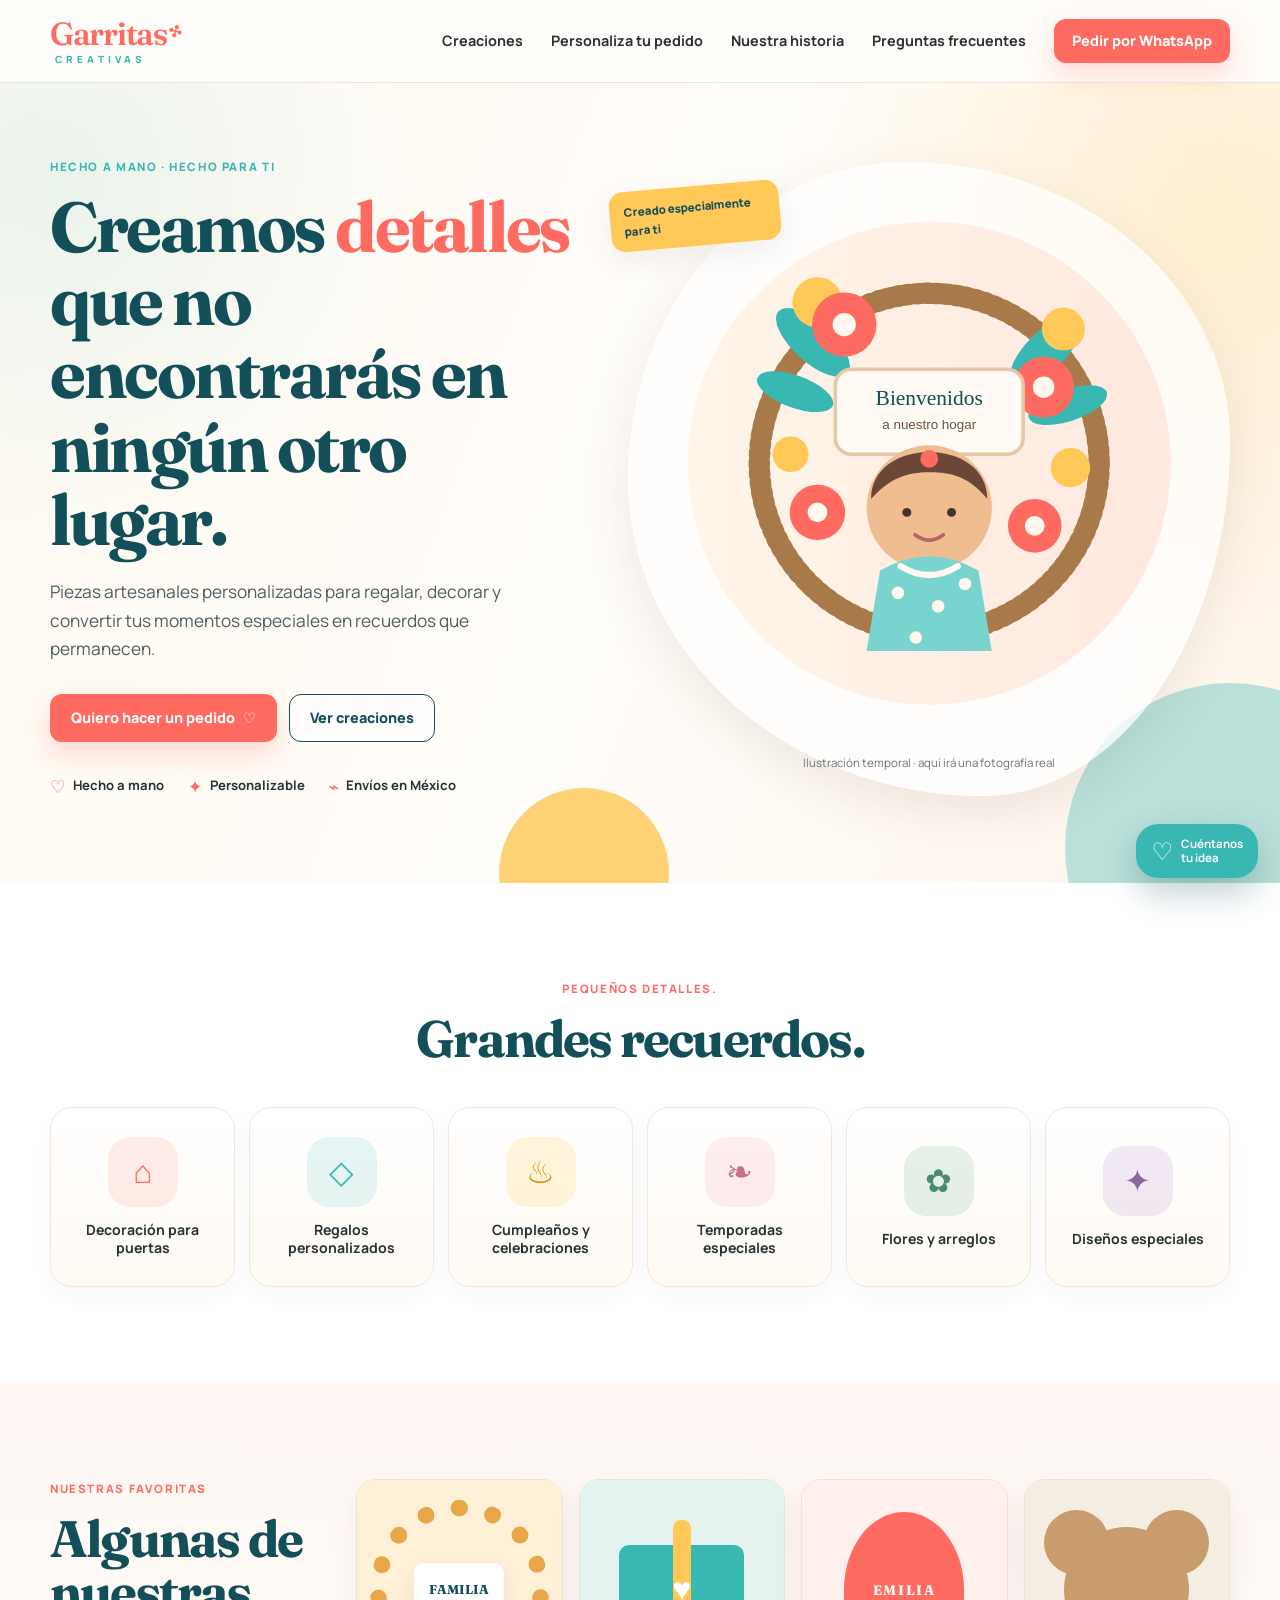
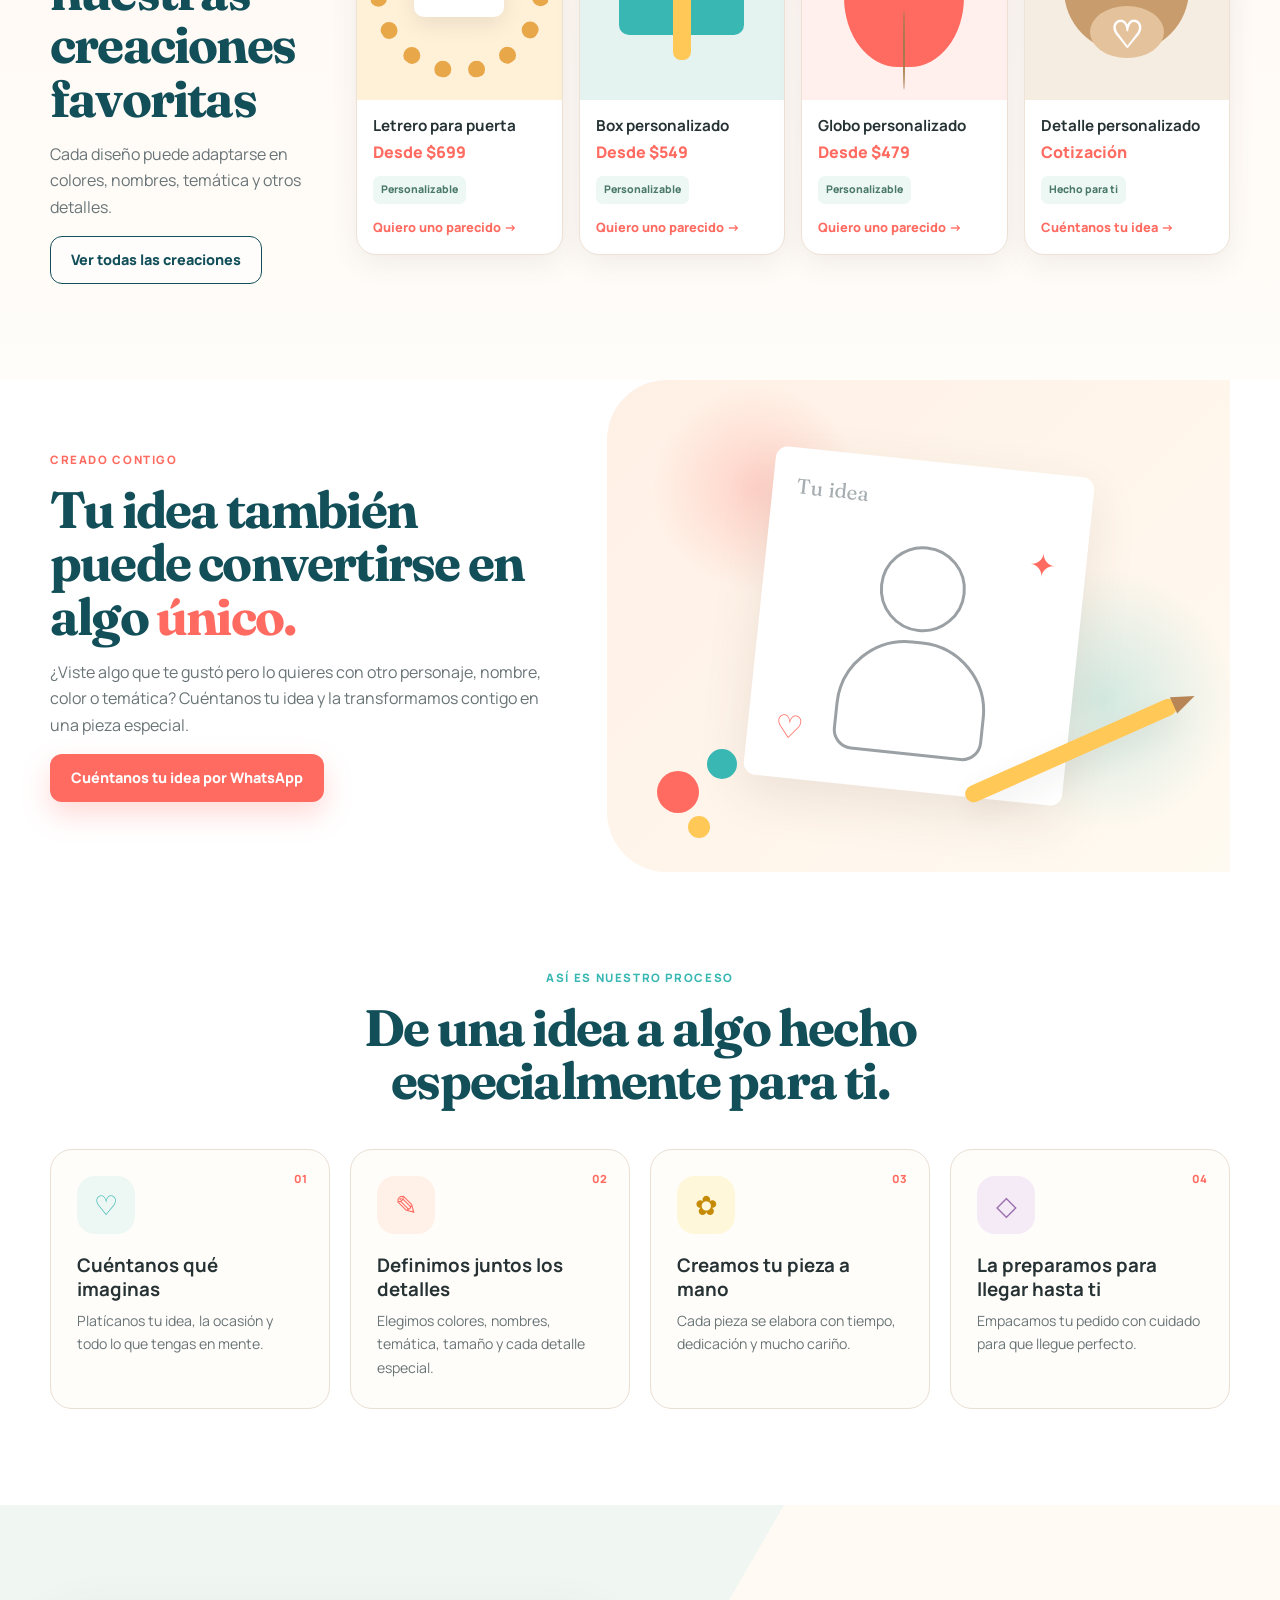
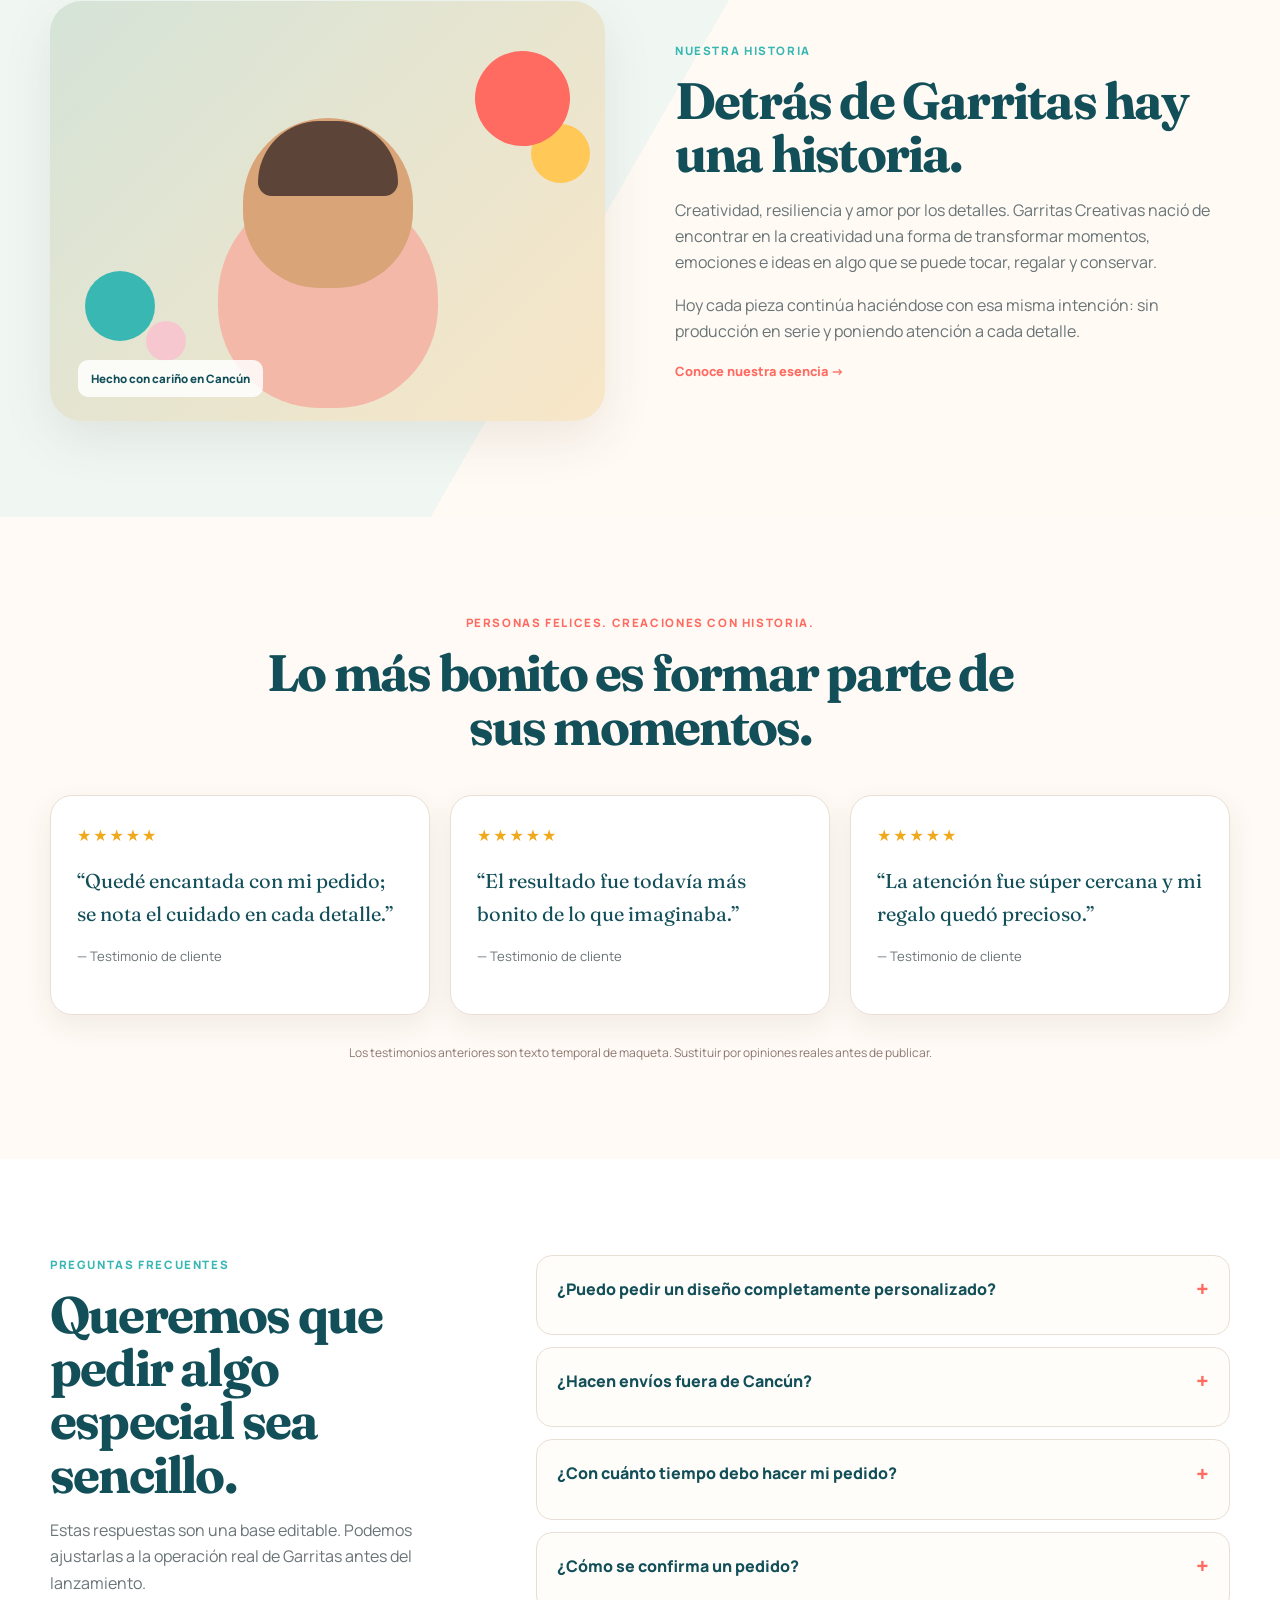
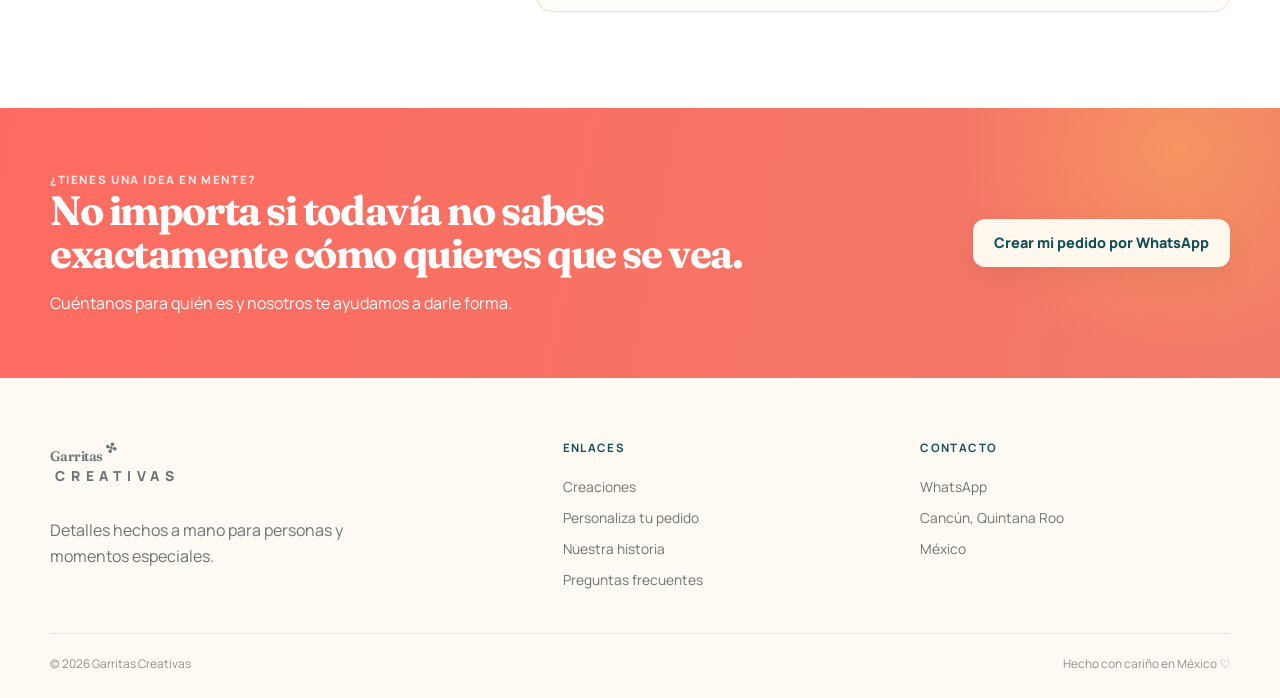
<file: index.html>
<!doctype html>
<html lang="es-MX">
<head>
  <meta charset="utf-8">
  <meta name="viewport" content="width=device-width, initial-scale=1">
  <title>Garritas Creativas | Detalles personalizados hechos a mano en Cancún</title>
  <meta name="description" content="Creaciones artesanales personalizadas hechas con cariño en Cancún. Regalos, decoración, temporadas y piezas únicas creadas especialmente para ti.">
  <meta name="theme-color" content="#ff6b61">
  <meta name="robots" content="index,follow">
  <link rel="canonical" href="https://garritascreativas.com.mx/">

  <meta property="og:type" content="website">
  <meta property="og:locale" content="es_MX">
  <meta property="og:title" content="Garritas Creativas | Hecho a mano. Hecho para ti.">
  <meta property="og:description" content="Detalles personalizados, alegres y únicos hechos con cariño en Cancún.">
  <meta property="og:url" content="https://garritascreativas.com.mx/">
  <meta property="og:site_name" content="Garritas Creativas">

  <link rel="preconnect" href="https://fonts.googleapis.com">
  <link rel="preconnect" href="https://fonts.gstatic.com" crossorigin>
  <link href="https://fonts.googleapis.com/css2?family=Fraunces:opsz,wght@9..144,500;9..144,600;9..144,700&family=Manrope:wght@400;500;600;700;800&display=swap" rel="stylesheet">
  <link rel="stylesheet" href="assets/css/styles.css">

  <link rel="icon" href='data:image/svg+xml,<svg xmlns="http://www.w3.org/2000/svg" viewBox="0 0 100 100"><text y=".9em" font-size="90">🌸</text></svg>'>

  <script type="application/ld+json">
  {
    "@context": "https://schema.org",
    "@type": "Organization",
    "name": "Garritas Creativas",
    "url": "https://garritascreativas.com.mx/",
    "description": "Creaciones artesanales personalizadas hechas a mano en Cancún, Quintana Roo.",
    "areaServed": ["Cancún", "Quintana Roo", "México"]
  }
  </script>
</head>

<body>
  <a class="skip-link" href="#contenido">Saltar al contenido</a>

  <header class="site-header" id="inicio">
    <div class="container nav-wrap">
      <a class="brand" href="#inicio" aria-label="Garritas Creativas, inicio">
        <span class="brand-main">Garritas<span class="paw">✣</span></span>
        <span class="brand-sub">CREATIVAS</span>
      </a>

      <button class="nav-toggle" type="button" aria-expanded="false" aria-controls="main-nav" aria-label="Abrir menú">
        <span></span><span></span><span></span>
      </button>

      <nav class="main-nav" id="main-nav" aria-label="Navegación principal">
        <a href="#creaciones">Creaciones</a>
        <a href="#personaliza">Personaliza tu pedido</a>
        <a href="#historia">Nuestra historia</a>
        <a href="#preguntas">Preguntas frecuentes</a>
        <a class="button button--small button--coral js-whatsapp" href="#" data-message="Hola, vi Garritas Creativas y me gustaría hacer un pedido.">Pedir por WhatsApp</a>
      </nav>
    </div>
  </header>

  <main id="contenido">
    <section class="hero">
      <div class="hero-shape hero-shape--one" aria-hidden="true"></div>
      <div class="hero-shape hero-shape--two" aria-hidden="true"></div>

      <div class="container hero-grid">
        <div class="hero-copy reveal">
          <p class="eyebrow">HECHO A MANO · HECHO PARA TI</p>
          <h1>Creamos <span>detalles</span> que no encontrarás en ningún otro lugar.</h1>
          <p class="hero-text">Piezas artesanales personalizadas para regalar, decorar y convertir tus momentos especiales en recuerdos que permanecen.</p>

          <div class="hero-actions">
            <a class="button button--coral js-whatsapp" href="#" data-message="Hola, quiero crear un pedido personalizado con Garritas Creativas.">Quiero hacer un pedido <span aria-hidden="true">♡</span></a>
            <a class="button button--outline" href="#creaciones">Ver creaciones</a>
          </div>

          <div class="trust-row" aria-label="Beneficios">
            <span><b>♡</b> Hecho a mano</span>
            <span><b>✦</b> Personalizable</span>
            <span><b>⌁</b> Envíos en México</span>
          </div>
        </div>

        <div class="hero-visual reveal" aria-label="Ilustración temporal de una creación personalizada">
          <div class="visual-card">
            <span class="visual-badge">Creado especialmente para ti</span>

            <svg class="wreath-art" viewBox="0 0 620 620" role="img" aria-labelledby="wreath-title wreath-desc">
              <title id="wreath-title">Corona floral artesanal personalizada</title>
              <desc id="wreath-desc">Ilustración decorativa temporal que será sustituida por una fotografía real de producto.</desc>
              <defs>
                <linearGradient id="bgWarm" x1="0" x2="1">
                  <stop offset="0" stop-color="#fff5e8"/>
                  <stop offset="1" stop-color="#ffe8df"/>
                </linearGradient>
              </defs>
              <circle cx="310" cy="310" r="270" fill="url(#bgWarm)"/>
              <circle cx="310" cy="310" r="190" fill="none" stroke="#a87a49" stroke-width="24" stroke-dasharray="4 7" stroke-linecap="round"/>
              <g fill="#39b7b3">
                <ellipse cx="180" cy="175" rx="22" ry="52" transform="rotate(-48 180 175)"/>
                <ellipse cx="160" cy="230" rx="18" ry="45" transform="rotate(-70 160 230)"/>
                <ellipse cx="440" cy="185" rx="22" ry="52" transform="rotate(45 440 185)"/>
                <ellipse cx="465" cy="245" rx="18" ry="46" transform="rotate(72 465 245)"/>
              </g>
              <g fill="#ffc857">
                <circle cx="185" cy="130" r="28"/><circle cx="460" cy="160" r="24"/>
                <circle cx="155" cy="300" r="20"/><circle cx="468" cy="315" r="22"/>
              </g>
              <g fill="#ff6b61">
                <circle cx="215" cy="155" r="36"/><circle cx="438" cy="225" r="34"/>
                <circle cx="185" cy="365" r="31"/><circle cx="428" cy="380" r="30"/>
              </g>
              <g fill="#fff8ef">
                <circle cx="215" cy="155" r="13"/><circle cx="438" cy="225" r="12"/>
                <circle cx="185" cy="365" r="11"/><circle cx="428" cy="380" r="11"/>
              </g>
              <rect x="205" y="205" width="210" height="95" rx="18" fill="#fffaf3" stroke="#e7c7a5" stroke-width="4"/>
              <text x="310" y="245" text-anchor="middle" font-family="Georgia,serif" font-size="24" fill="#124f59">Bienvenidos</text>
              <text x="310" y="272" text-anchor="middle" font-family="Arial,sans-serif" font-size="15" fill="#6d5140">a nuestro hogar</text>

              <circle cx="310" cy="360" r="70" fill="#f0bd91"/>
              <path d="M245 350 C245 280 375 280 375 350 C355 325 335 320 310 320 C285 320 265 327 245 350Z" fill="#6c4738"/>
              <circle cx="285" cy="365" r="5" fill="#43332d"/><circle cx="335" cy="365" r="5" fill="#43332d"/>
              <path d="M294 390 Q310 402 326 390" fill="none" stroke="#b66665" stroke-width="4" stroke-linecap="round"/>
              <path d="M255 430 Q310 398 365 430 L380 520 L240 520 Z" fill="#79d4cf"/>
              <g fill="#fff8ef"><circle cx="275" cy="455" r="7"/><circle cx="320" cy="470" r="7"/><circle cx="350" cy="445" r="7"/><circle cx="295" cy="505" r="7"/></g>
              <path d="M278 425 Q310 445 342 425" fill="none" stroke="#fff8ef" stroke-width="7" stroke-linecap="round"/>
              <circle cx="310" cy="305" r="10" fill="#ff6b61"/>
            </svg>

            <p class="visual-note">Ilustración temporal · aquí irá una fotografía real</p>
          </div>
        </div>
      </div>
    </section>

    <section class="section categories" aria-labelledby="categorias-title">
      <div class="container">
        <div class="section-heading section-heading--center reveal">
          <p class="eyebrow eyebrow--coral">PEQUEÑOS DETALLES.</p>
          <h2 id="categorias-title">Grandes recuerdos.</h2>
        </div>

        <div class="category-grid">
          <article class="category-card reveal">
            <div class="category-icon category-icon--coral">⌂</div>
            <h3>Decoración para puertas</h3>
          </article>
          <article class="category-card reveal">
            <div class="category-icon category-icon--mint">◇</div>
            <h3>Regalos personalizados</h3>
          </article>
          <article class="category-card reveal">
            <div class="category-icon category-icon--yellow">♨</div>
            <h3>Cumpleaños y celebraciones</h3>
          </article>
          <article class="category-card reveal">
            <div class="category-icon category-icon--pink">❧</div>
            <h3>Temporadas especiales</h3>
          </article>
          <article class="category-card reveal">
            <div class="category-icon category-icon--teal">✿</div>
            <h3>Flores y arreglos</h3>
          </article>
          <article class="category-card reveal">
            <div class="category-icon category-icon--lavender">✦</div>
            <h3>Diseños especiales</h3>
          </article>
        </div>
      </div>
    </section>

    <section class="section featured" id="creaciones" aria-labelledby="creaciones-title">
      <div class="container featured-layout">
        <div class="featured-intro reveal">
          <p class="eyebrow eyebrow--coral">NUESTRAS FAVORITAS</p>
          <h2 id="creaciones-title">Algunas de nuestras creaciones favoritas</h2>
          <p>Cada diseño puede adaptarse en colores, nombres, temática y otros detalles.</p>
          <a class="button button--outline" href="#personaliza">Ver todas las creaciones</a>
        </div>

        <div class="products">
          <article class="product-card reveal">
            <div class="product-art art-wreath"><span>FAMILIA</span></div>
            <div class="product-body">
              <h3>Letrero para puerta</h3>
              <p class="price">Desde $699</p>
              <span class="pill">Personalizable</span>
              <a href="#" class="text-link js-whatsapp" data-message="Hola, me interesa un letrero personalizado para puerta.">Quiero uno parecido →</a>
            </div>
          </article>

          <article class="product-card reveal">
            <div class="product-art art-box"><span>♥</span></div>
            <div class="product-body">
              <h3>Box personalizado</h3>
              <p class="price">Desde $549</p>
              <span class="pill">Personalizable</span>
              <a href="#" class="text-link js-whatsapp" data-message="Hola, me interesa un box personalizado.">Quiero uno parecido →</a>
            </div>
          </article>

          <article class="product-card reveal">
            <div class="product-art art-balloon"><span>EMILIA</span></div>
            <div class="product-body">
              <h3>Globo personalizado</h3>
              <p class="price">Desde $479</p>
              <span class="pill">Personalizable</span>
              <a href="#" class="text-link js-whatsapp" data-message="Hola, me interesa un globo personalizado.">Quiero uno parecido →</a>
            </div>
          </article>

          <article class="product-card reveal">
            <div class="product-art art-bear"><span>♡</span></div>
            <div class="product-body">
              <h3>Detalle personalizado</h3>
              <p class="price">Cotización</p>
              <span class="pill">Hecho para ti</span>
              <a href="#" class="text-link js-whatsapp" data-message="Hola, quiero cotizar una creación personalizada.">Cuéntanos tu idea →</a>
            </div>
          </article>
        </div>
      </div>
    </section>

    <section class="custom-section" id="personaliza" aria-labelledby="personaliza-title">
      <div class="container custom-grid">
        <div class="custom-copy reveal">
          <p class="eyebrow eyebrow--coral">CREADO CONTIGO</p>
          <h2 id="personaliza-title">Tu idea también puede convertirse en algo <span>único.</span></h2>
          <p>¿Viste algo que te gustó pero lo quieres con otro personaje, nombre, color o temática? Cuéntanos tu idea y la transformamos contigo en una pieza especial.</p>
          <a class="button button--coral js-whatsapp" href="#" data-message="Hola, tengo una idea para una pieza personalizada y me gustaría contarles.">Cuéntanos tu idea por WhatsApp</a>
        </div>

        <div class="idea-board reveal" aria-hidden="true">
          <div class="paper">
            <span class="paper-title">Tu idea</span>
            <div class="sketch sketch--head"></div>
            <div class="sketch sketch--body"></div>
            <span class="spark spark--one">✦</span>
            <span class="spark spark--two">♡</span>
          </div>
          <div class="pencil"></div>
          <span class="flower-dot flower-dot--a"></span>
          <span class="flower-dot flower-dot--b"></span>
          <span class="flower-dot flower-dot--c"></span>
        </div>
      </div>
    </section>

    <section class="section process" aria-labelledby="proceso-title">
      <div class="container">
        <div class="section-heading section-heading--center reveal">
          <p class="eyebrow">ASÍ ES NUESTRO PROCESO</p>
          <h2 id="proceso-title">De una idea a algo hecho especialmente para ti.</h2>
        </div>

        <div class="process-grid">
          <article class="process-card reveal">
            <span class="step">01</span>
            <span class="process-icon">♡</span>
            <h3>Cuéntanos qué imaginas</h3>
            <p>Platícanos tu idea, la ocasión y todo lo que tengas en mente.</p>
          </article>
          <article class="process-card reveal">
            <span class="step">02</span>
            <span class="process-icon">✎</span>
            <h3>Definimos juntos los detalles</h3>
            <p>Elegimos colores, nombres, temática, tamaño y cada detalle especial.</p>
          </article>
          <article class="process-card reveal">
            <span class="step">03</span>
            <span class="process-icon">✿</span>
            <h3>Creamos tu pieza a mano</h3>
            <p>Cada pieza se elabora con tiempo, dedicación y mucho cariño.</p>
          </article>
          <article class="process-card reveal">
            <span class="step">04</span>
            <span class="process-icon">◇</span>
            <h3>La preparamos para llegar hasta ti</h3>
            <p>Empacamos tu pedido con cuidado para que llegue perfecto.</p>
          </article>
        </div>
      </div>
    </section>

    <section class="story" id="historia" aria-labelledby="historia-title">
      <div class="container story-grid">
        <div class="story-visual reveal" aria-hidden="true">
          <div class="story-photo">
            <span class="story-flower story-flower--one"></span>
            <span class="story-flower story-flower--two"></span>
            <span class="story-caption">Hecho con cariño en Cancún</span>
          </div>
        </div>

        <div class="story-copy reveal">
          <p class="eyebrow">NUESTRA HISTORIA</p>
          <h2 id="historia-title">Detrás de Garritas hay una historia.</h2>
          <p>Creatividad, resiliencia y amor por los detalles. Garritas Creativas nació de encontrar en la creatividad una forma de transformar momentos, emociones e ideas en algo que se puede tocar, regalar y conservar.</p>
          <p>Hoy cada pieza continúa haciéndose con esa misma intención: sin producción en serie y poniendo atención a cada detalle.</p>
          <a class="text-link" href="#contacto">Conoce nuestra esencia →</a>
        </div>
      </div>
    </section>

    <section class="section testimonials" aria-labelledby="testimonios-title">
      <div class="container">
        <div class="section-heading section-heading--center reveal">
          <p class="eyebrow eyebrow--coral">PERSONAS FELICES. CREACIONES CON HISTORIA.</p>
          <h2 id="testimonios-title">Lo más bonito es formar parte de sus momentos.</h2>
        </div>

        <div class="testimonial-grid">
          <article class="testimonial-card reveal">
            <div class="stars" aria-label="5 de 5 estrellas">★★★★★</div>
            <blockquote>“Quedé encantada con mi pedido; se nota el cuidado en cada detalle.”</blockquote>
            <p>— Testimonio de cliente</p>
          </article>
          <article class="testimonial-card reveal">
            <div class="stars" aria-label="5 de 5 estrellas">★★★★★</div>
            <blockquote>“El resultado fue todavía más bonito de lo que imaginaba.”</blockquote>
            <p>— Testimonio de cliente</p>
          </article>
          <article class="testimonial-card reveal">
            <div class="stars" aria-label="5 de 5 estrellas">★★★★★</div>
            <blockquote>“La atención fue súper cercana y mi regalo quedó precioso.”</blockquote>
            <p>— Testimonio de cliente</p>
          </article>
        </div>

        <p class="content-note reveal">Los testimonios anteriores son texto temporal de maqueta. Sustituir por opiniones reales antes de publicar.</p>
      </div>
    </section>

    <section class="section faq" id="preguntas" aria-labelledby="faq-title">
      <div class="container faq-grid">
        <div class="faq-intro reveal">
          <p class="eyebrow">PREGUNTAS FRECUENTES</p>
          <h2 id="faq-title">Queremos que pedir algo especial sea sencillo.</h2>
          <p>Estas respuestas son una base editable. Podemos ajustarlas a la operación real de Garritas antes del lanzamiento.</p>
        </div>

        <div class="accordion">
          <details class="faq-item reveal">
            <summary>¿Puedo pedir un diseño completamente personalizado?</summary>
            <p>Sí. Puedes partir de una creación existente o contarnos una idea desde cero para revisar juntos colores, temática, nombre y detalles.</p>
          </details>
          <details class="faq-item reveal">
            <summary>¿Hacen envíos fuera de Cancún?</summary>
            <p>Sí, el sitio está preparado para comunicar envíos dentro de México. Antes de publicar definiremos cobertura, costos y tiempos reales.</p>
          </details>
          <details class="faq-item reveal">
            <summary>¿Con cuánto tiempo debo hacer mi pedido?</summary>
            <p>Como cada pieza se trabaja a mano, recomendamos solicitarla con anticipación. El tiempo exacto se confirmará al cotizar cada proyecto.</p>
          </details>
          <details class="faq-item reveal">
            <summary>¿Cómo se confirma un pedido?</summary>
            <p>El flujo principal será por WhatsApp: nos cuentas tu idea, definimos detalles, confirmamos cotización y te indicamos el proceso para apartar tu pedido.</p>
          </details>
        </div>
      </div>
    </section>

    <section class="cta" id="contacto">
      <div class="container cta-inner reveal">
        <div>
          <p class="eyebrow eyebrow--light">¿TIENES UNA IDEA EN MENTE?</p>
          <h2>No importa si todavía no sabes exactamente cómo quieres que se vea.</h2>
          <p>Cuéntanos para quién es y nosotros te ayudamos a darle forma.</p>
        </div>
        <a class="button button--cream js-whatsapp" href="#" data-message="Hola, vi Garritas Creativas y quiero comenzar un pedido personalizado.">Crear mi pedido por WhatsApp</a>
      </div>
    </section>
  </main>

  <footer class="site-footer">
    <div class="container footer-grid">
      <div>
        <a class="brand brand--footer" href="#inicio">
          <span class="brand-main">Garritas<span class="paw">✣</span></span>
          <span class="brand-sub">CREATIVAS</span>
        </a>
        <p>Detalles hechos a mano para personas y momentos especiales.</p>
      </div>

      <div>
        <h2>Enlaces</h2>
        <a href="#creaciones">Creaciones</a>
        <a href="#personaliza">Personaliza tu pedido</a>
        <a href="#historia">Nuestra historia</a>
        <a href="#preguntas">Preguntas frecuentes</a>
      </div>

      <div>
        <h2>Contacto</h2>
        <a class="js-whatsapp" href="#" data-message="Hola, quiero contactar a Garritas Creativas.">WhatsApp</a>
        <span>Cancún, Quintana Roo</span>
        <span>México</span>
      </div>
    </div>

    <div class="container footer-bottom">
      <span>© <span id="year"></span> Garritas Creativas</span>
      <span>Hecho con cariño en México ♡</span>
    </div>
  </footer>

  <a class="floating-whatsapp js-whatsapp" href="#" aria-label="Cuéntanos tu idea por WhatsApp" data-message="Hola, tengo una idea para Garritas Creativas.">
    <span>♡</span>
    <b>Cuéntanos<br>tu idea</b>
  </a>

  <script src="assets/js/main.js"></script>
</body>
</html>
</file>
<file: assets/css/styles.css>
:root {
  --coral: #ff6b61;
  --coral-dark: #e6534b;
  --teal: #39b7b3;
  --deep-teal: #124f59;
  --yellow: #ffc857;
  --cream: #fff8ef;
  --warm-white: #fffdf9;
  --pink: #f7c7cf;
  --sage: #b8d6c6;
  --lavender: #d8c0e2;
  --ink: #263234;
  --muted: #697477;
  --line: #eadfd4;
  --shadow: 0 18px 50px rgba(75, 55, 42, .10);
  --shadow-soft: 0 10px 28px rgba(75, 55, 42, .08);
  --radius-lg: 32px;
  --radius-md: 22px;
  --radius-sm: 14px;
  --container: min(1180px, calc(100% - 40px));
}

* { box-sizing: border-box; }
html { scroll-behavior: smooth; }
body {
  margin: 0;
  font-family: "Manrope", system-ui, sans-serif;
  color: var(--ink);
  background: var(--warm-white);
  line-height: 1.65;
  overflow-x: hidden;
}
img, svg { max-width: 100%; display: block; }
a { color: inherit; text-decoration: none; }
button, input, textarea { font: inherit; }
::selection { background: var(--yellow); color: var(--deep-teal); }

.skip-link {
  position: fixed;
  left: 16px;
  top: -60px;
  z-index: 1000;
  padding: 10px 14px;
  border-radius: 10px;
  background: var(--deep-teal);
  color: white;
  transition: top .2s;
}
.skip-link:focus { top: 16px; }

.container { width: var(--container); margin-inline: auto; }

.site-header {
  position: sticky;
  top: 0;
  z-index: 50;
  background: rgba(255, 253, 249, .92);
  backdrop-filter: blur(18px);
  border-bottom: 1px solid rgba(234, 223, 212, .75);
}
.nav-wrap {
  min-height: 82px;
  display: flex;
  align-items: center;
  justify-content: space-between;
  gap: 24px;
}
.brand {
  display: inline-grid;
  width: max-content;
  line-height: 1;
}
.brand-main {
  font-family: "Fraunces", Georgia, serif;
  font-size: 2rem;
  font-weight: 600;
  color: var(--coral);
  letter-spacing: -.04em;
}
.brand-sub {
  font-size: .62rem;
  letter-spacing: .42em;
  color: var(--teal);
  font-weight: 800;
  margin: 5px 0 0 5px;
}
.paw {
  display: inline-block;
  font-family: "Manrope", sans-serif;
  font-size: .5em;
  margin-left: 2px;
  transform: translateY(-8px) rotate(18deg);
}
.main-nav {
  display: flex;
  align-items: center;
  gap: 28px;
  font-size: .9rem;
  font-weight: 700;
}
.main-nav > a:not(.button) { position: relative; }
.main-nav > a:not(.button)::after {
  content: "";
  position: absolute;
  left: 0; right: 100%;
  bottom: -6px;
  height: 2px;
  background: var(--teal);
  transition: right .2s ease;
}
.main-nav > a:hover::after { right: 0; }
.nav-toggle { display: none; }

.button {
  min-height: 48px;
  display: inline-flex;
  align-items: center;
  justify-content: center;
  gap: 8px;
  border: 1px solid transparent;
  border-radius: 12px;
  padding: 0 20px;
  font-size: .9rem;
  font-weight: 800;
  transition: transform .2s ease, box-shadow .2s ease, background .2s ease;
}
.button:hover { transform: translateY(-2px); }
.button--small { min-height: 44px; padding-inline: 17px; }
.button--coral {
  color: white;
  background: var(--coral);
  box-shadow: 0 12px 28px rgba(255, 107, 97, .25);
}
.button--coral:hover { background: var(--coral-dark); }
.button--outline {
  color: var(--deep-teal);
  background: rgba(255,255,255,.6);
  border-color: var(--deep-teal);
}
.button--cream {
  color: var(--deep-teal);
  background: var(--cream);
  box-shadow: var(--shadow-soft);
}

.hero {
  min-height: 720px;
  display: grid;
  align-items: center;
  position: relative;
  overflow: hidden;
  background:
    radial-gradient(circle at 4% 12%, rgba(57,183,179,.10), transparent 26%),
    radial-gradient(circle at 95% 18%, rgba(255,200,87,.22), transparent 30%),
    linear-gradient(110deg, #fffaf2 0%, #fffdf9 50%, #fff5ec 100%);
}
.hero-grid {
  position: relative;
  z-index: 2;
  display: grid;
  grid-template-columns: .93fr 1.07fr;
  gap: 54px;
  align-items: center;
  padding-block: 74px 82px;
}
.hero-copy { max-width: 580px; }
.eyebrow {
  margin: 0 0 14px;
  color: var(--teal);
  font-size: .72rem;
  letter-spacing: .14em;
  font-weight: 800;
}
.eyebrow--coral { color: var(--coral); }
.eyebrow--light { color: rgba(255,255,255,.84); }
h1, h2 {
  font-family: "Fraunces", Georgia, serif;
  line-height: 1.04;
  letter-spacing: -.035em;
  color: var(--deep-teal);
}
h1 { margin: 0 0 22px; font-size: clamp(3rem, 5.5vw, 5.2rem); }
h1 span, .custom-copy h2 span { color: var(--coral); }
h2 { margin: 0 0 16px; font-size: clamp(2.15rem, 4vw, 3.7rem); }
h3 { line-height: 1.25; }
.hero-text { max-width: 540px; font-size: 1.08rem; color: #4f5d60; }
.hero-actions { display: flex; flex-wrap: wrap; gap: 12px; margin-top: 30px; }
.trust-row {
  display: flex;
  flex-wrap: wrap;
  gap: 24px;
  margin-top: 30px;
  font-size: .82rem;
  font-weight: 700;
}
.trust-row span { display: flex; gap: 7px; align-items: center; }
.trust-row b { color: var(--coral); font-size: 1.1rem; }

.hero-visual { position: relative; }
.visual-card {
  position: relative;
  max-width: 610px;
  margin-left: auto;
  padding: 24px;
  border-radius: 46% 54% 41% 59% / 50% 44% 56% 50%;
  background: rgba(255,255,255,.72);
  box-shadow: var(--shadow);
}
.wreath-art {
  width: 100%;
  border-radius: 45% 55% 43% 57% / 52% 43% 57% 48%;
  overflow: hidden;
}
.visual-badge {
  position: absolute;
  top: 24px;
  left: -18px;
  z-index: 2;
  max-width: 170px;
  padding: 11px 14px;
  border-radius: 14px;
  background: var(--yellow);
  color: var(--deep-teal);
  font-size: .72rem;
  font-weight: 800;
  transform: rotate(-5deg);
  box-shadow: var(--shadow-soft);
}
.visual-note {
  margin: 13px 0 0;
  text-align: center;
  font-size: .72rem;
  color: var(--muted);
}
.hero-shape {
  position: absolute;
  border-radius: 50%;
  pointer-events: none;
}
.hero-shape--one {
  width: 330px; height: 330px;
  right: -115px; bottom: -130px;
  background: rgba(57,183,179,.35);
}
.hero-shape--two {
  width: 170px; height: 170px;
  left: 39%; bottom: -75px;
  background: rgba(255,200,87,.8);
}

.section { padding: 96px 0; }
.section-heading { max-width: 750px; margin-bottom: 42px; }
.section-heading--center { text-align: center; margin-inline: auto; }

.categories { background: white; }
.category-grid {
  display: grid;
  grid-template-columns: repeat(6, 1fr);
  gap: 14px;
}
.category-card {
  min-height: 180px;
  display: grid;
  align-content: center;
  justify-items: center;
  text-align: center;
  padding: 20px 14px;
  border: 1px solid #f0e7de;
  border-radius: var(--radius-md);
  background: linear-gradient(180deg, #fff, #fffaf4);
  box-shadow: 0 8px 24px rgba(58, 43, 32, .04);
  transition: transform .2s ease, box-shadow .2s ease;
}
.category-card:hover { transform: translateY(-5px); box-shadow: var(--shadow-soft); }
.category-card h3 { margin: 14px 0 0; font-size: .88rem; }
.category-icon {
  width: 70px; height: 70px;
  display: grid; place-items: center;
  border-radius: 22px;
  font-family: "Fraunces", serif;
  font-size: 2rem;
}
.category-icon--coral { background: rgba(255,107,97,.13); color: var(--coral); }
.category-icon--mint { background: rgba(57,183,179,.13); color: var(--teal); }
.category-icon--yellow { background: rgba(255,200,87,.20); color: #d69500; }
.category-icon--pink { background: rgba(247,199,207,.32); color: #c87083; }
.category-icon--teal { background: rgba(184,214,198,.36); color: #4a8b6d; }
.category-icon--lavender { background: rgba(216,192,226,.35); color: #8b67a0; }

.featured {
  background: linear-gradient(180deg, #fff8f4, #fffdf9);
}
.featured-layout {
  display: grid;
  grid-template-columns: 260px 1fr;
  gap: 46px;
  align-items: start;
}
.featured-intro p:not(.eyebrow) { color: var(--muted); }
.products {
  display: grid;
  grid-template-columns: repeat(4, 1fr);
  gap: 16px;
}
.product-card {
  overflow: hidden;
  border: 1px solid #eee2d7;
  border-radius: 20px;
  background: white;
  box-shadow: var(--shadow-soft);
}
.product-art {
  height: 220px;
  position: relative;
  display: grid;
  place-items: center;
  overflow: hidden;
  color: var(--deep-teal);
  font-family: "Fraunces", serif;
  font-weight: 700;
}
.product-art::before, .product-art::after {
  content: "";
  position: absolute;
  border-radius: 50%;
}
.art-wreath { background: #fff0d8; }
.art-wreath::before { width: 145px; height: 145px; border: 17px dotted #e8a84a; }
.art-wreath::after { width: 90px; height: 54px; border-radius: 10px; background: white; box-shadow: 0 8px 22px rgba(0,0,0,.08); }
.art-wreath span { z-index: 2; font-size: .8rem; }
.art-box { background: #e4f3f0; }
.art-box::before { width: 125px; height: 90px; border-radius: 10px; background: var(--teal); }
.art-box::after { width: 18px; height: 140px; border-radius: 8px; background: var(--yellow); }
.art-box span { z-index: 2; color: white; font-size: 2rem; }
.art-balloon { background: #fff0ed; }
.art-balloon::before { width: 120px; height: 155px; background: var(--coral); border-radius: 50% 50% 45% 45%; }
.art-balloon::after { width: 2px; height: 80px; background: #a87a49; bottom: 10px; }
.art-balloon span { z-index: 2; color: white; font-size: .85rem; letter-spacing: .12em; }
.art-bear { background: #f5ede2; }
.art-bear::before { width: 125px; height: 125px; background: #c89c6c; box-shadow: -50px -47px 0 -30px #c89c6c, 50px -47px 0 -30px #c89c6c; }
.art-bear::after { width: 74px; height: 52px; background: #e4c29b; bottom: 42px; }
.art-bear span { z-index: 2; font-size: 2.3rem; color: white; transform: translateY(45px); }
.product-body { padding: 16px; }
.product-body h3 { margin: 0 0 4px; font-size: .95rem; }
.price { margin: 0 0 9px; color: var(--coral); font-weight: 800; }
.pill {
  display: inline-flex;
  padding: 5px 8px;
  border-radius: 7px;
  background: #edf7f4;
  color: #4b7969;
  font-size: .66rem;
  font-weight: 800;
}
.text-link {
  display: block;
  margin-top: 13px;
  color: var(--coral);
  font-size: .8rem;
  font-weight: 800;
}

.custom-section {
  overflow: hidden;
  background: #fff;
}
.custom-grid {
  min-height: 470px;
  display: grid;
  grid-template-columns: .9fr 1.1fr;
  gap: 48px;
  align-items: center;
}
.custom-copy { padding-block: 70px; }
.custom-copy p:not(.eyebrow) { max-width: 560px; color: var(--muted); }
.idea-board {
  min-height: 470px;
  position: relative;
  align-self: stretch;
  background:
    radial-gradient(circle at 24% 22%, rgba(255,107,97,.24), transparent 17%),
    radial-gradient(circle at 80% 65%, rgba(57,183,179,.22), transparent 22%),
    linear-gradient(135deg, #fff0e5, #fffaf1);
  border-radius: 60px 0 0 60px;
}
.paper {
  position: absolute;
  width: 320px; height: 330px;
  left: 50%; top: 50%;
  transform: translate(-50%,-50%) rotate(6deg);
  border-radius: 12px;
  background: white;
  box-shadow: var(--shadow);
}
.paper-title {
  position: absolute;
  top: 22px; left: 24px;
  color: #a6adb0;
  font-family: "Fraunces", serif;
  font-size: 1.3rem;
}
.sketch { position: absolute; left: 50%; transform: translateX(-50%); border: 3px solid #9aa0a3; }
.sketch--head { width: 86px; height: 86px; top: 85px; border-radius: 50%; }
.sketch--body { width: 150px; height: 115px; top: 180px; border-radius: 70px 70px 20px 20px; border-top-width: 3px; }
.spark { position: absolute; color: var(--coral); font-size: 2rem; }
.spark--one { right: 30px; top: 65px; }
.spark--two { left: 27px; bottom: 25px; }
.pencil {
  position: absolute;
  width: 230px; height: 17px;
  right: 7%; bottom: 23%;
  border-radius: 10px;
  background: var(--yellow);
  transform: rotate(-24deg);
  box-shadow: var(--shadow-soft);
}
.pencil::after {
  content: "";
  position: absolute;
  right: -20px;
  border-left: 23px solid #b88656;
  border-top: 9px solid transparent;
  border-bottom: 9px solid transparent;
}
.flower-dot { position: absolute; border-radius: 50%; }
.flower-dot--a { width: 42px; height: 42px; background: var(--coral); left: 8%; bottom: 12%; }
.flower-dot--b { width: 30px; height: 30px; background: var(--teal); left: 16%; bottom: 19%; }
.flower-dot--c { width: 22px; height: 22px; background: var(--yellow); left: 13%; bottom: 7%; }

.process { background: white; }
.process-grid {
  display: grid;
  grid-template-columns: repeat(4, 1fr);
  gap: 20px;
}
.process-card {
  min-height: 260px;
  position: relative;
  padding: 26px;
  border-radius: var(--radius-md);
  background: #fffdf9;
  border: 1px solid var(--line);
}
.step {
  position: absolute;
  top: 20px; right: 22px;
  color: var(--coral);
  font-size: .7rem;
  font-weight: 800;
}
.process-icon {
  width: 58px; height: 58px;
  display: grid; place-items: center;
  border-radius: 18px;
  background: #edf8f5;
  color: var(--teal);
  font-family: "Fraunces", serif;
  font-size: 1.7rem;
}
.process-card:nth-child(2) .process-icon { background: #fff0e8; color: var(--coral); }
.process-card:nth-child(3) .process-icon { background: #fff7d9; color: #c58b07; }
.process-card:nth-child(4) .process-icon { background: #f4ebf7; color: #9b70ad; }
.process-card h3 { margin: 20px 0 8px; }
.process-card p { margin: 0; color: var(--muted); font-size: .88rem; }

.story { padding: 96px 0; background: linear-gradient(120deg, #f0f7f3 0 48%, #fffaf4 48%); }
.story-grid { display: grid; grid-template-columns: 1fr 1fr; gap: 70px; align-items: center; }
.story-photo {
  height: 420px;
  position: relative;
  overflow: hidden;
  border-radius: var(--radius-lg);
  background:
    linear-gradient(135deg, rgba(57,183,179,.18), rgba(255,200,87,.18)),
    #f7ede0;
  box-shadow: var(--shadow);
}
.story-photo::before {
  content: "";
  position: absolute;
  width: 170px; height: 170px;
  left: 50%; top: 48%;
  transform: translate(-50%,-50%);
  border-radius: 50% 50% 45% 45%;
  background: #d9a478;
  box-shadow: 0 95px 0 25px #f4b8a8;
}
.story-photo::after {
  content: "";
  position: absolute;
  width: 140px; height: 75px;
  left: 50%; top: 120px;
  transform: translateX(-50%);
  border-radius: 90px 90px 20px 20px;
  background: #5c4439;
}
.story-flower { position: absolute; border-radius: 50%; }
.story-flower--one { width: 95px; height: 95px; right: 35px; top: 50px; background: var(--coral); box-shadow: 38px 55px 0 -18px var(--yellow); }
.story-flower--two { width: 70px; height: 70px; left: 35px; bottom: 80px; background: var(--teal); box-shadow: 46px 35px 0 -15px var(--pink); }
.story-caption {
  position: absolute;
  left: 28px; bottom: 24px;
  padding: 9px 13px;
  border-radius: 10px;
  background: rgba(255,255,255,.85);
  color: var(--deep-teal);
  font-size: .72rem;
  font-weight: 800;
}
.story-copy p:not(.eyebrow) { color: var(--muted); }

.testimonials { background: #fffaf5; }
.testimonial-grid { display: grid; grid-template-columns: repeat(3, 1fr); gap: 20px; }
.testimonial-card {
  min-height: 220px;
  padding: 26px;
  border-radius: var(--radius-md);
  background: white;
  border: 1px solid var(--line);
  box-shadow: var(--shadow-soft);
}
.stars { color: #efa91b; letter-spacing: .12em; }
blockquote {
  margin: 16px 0;
  font-family: "Fraunces", serif;
  font-size: 1.25rem;
  color: var(--deep-teal);
}
.testimonial-card p { color: var(--muted); font-size: .82rem; }
.content-note {
  margin: 28px auto 0;
  max-width: 700px;
  text-align: center;
  color: #8c7771;
  font-size: .75rem;
}

.faq { background: white; }
.faq-grid { display: grid; grid-template-columns: .75fr 1.25fr; gap: 70px; }
.faq-intro p:not(.eyebrow) { color: var(--muted); }
.accordion { display: grid; gap: 12px; }
.faq-item {
  border: 1px solid var(--line);
  border-radius: 16px;
  background: #fffdf9;
  overflow: hidden;
}
.faq-item summary {
  cursor: pointer;
  list-style: none;
  padding: 20px 54px 20px 20px;
  position: relative;
  font-weight: 800;
  color: var(--deep-teal);
}
.faq-item summary::-webkit-details-marker { display: none; }
.faq-item summary::after {
  content: "+";
  position: absolute;
  right: 20px; top: 50%;
  transform: translateY(-50%);
  color: var(--coral);
  font-size: 1.4rem;
}
.faq-item[open] summary::after { content: "−"; }
.faq-item p { margin: 0; padding: 0 20px 20px; color: var(--muted); }

.cta {
  padding: 62px 0;
  background:
    radial-gradient(circle at 92% 15%, rgba(255,200,87,.35), transparent 18%),
    linear-gradient(100deg, var(--coral), #f17a68);
  color: white;
}
.cta-inner {
  display: grid;
  grid-template-columns: 1fr auto;
  gap: 40px;
  align-items: center;
}
.cta h2 { max-width: 780px; color: white; font-size: clamp(2rem, 3.2vw, 3.2rem); }
.cta p { margin-bottom: 0; }

.site-footer { padding: 64px 0 24px; background: #fffaf3; }
.footer-grid {
  display: grid;
  grid-template-columns: 1.5fr 1fr 1fr;
  gap: 48px;
  padding-bottom: 42px;
}
.brand--footer { margin-bottom: 18px; }
.footer-grid p { max-width: 320px; color: var(--muted); }
.footer-grid h2 {
  margin: 0 0 14px;
  font-family: "Manrope", sans-serif;
  font-size: .72rem;
  letter-spacing: .12em;
  text-transform: uppercase;
}
.footer-grid > div:not(:first-child) { display: grid; align-content: start; gap: 8px; }
.footer-grid a, .footer-grid span { color: var(--muted); font-size: .86rem; }
.footer-grid a:hover { color: var(--coral); }
.footer-bottom {
  display: flex;
  justify-content: space-between;
  gap: 20px;
  padding-top: 20px;
  border-top: 1px solid var(--line);
  color: #8a8f90;
  font-size: .74rem;
}

.floating-whatsapp {
  position: fixed;
  right: 22px;
  bottom: 22px;
  z-index: 40;
  min-width: 120px;
  display: flex;
  align-items: center;
  justify-content: center;
  gap: 8px;
  padding: 12px 15px;
  border-radius: 22px;
  background: var(--teal);
  color: white;
  box-shadow: 0 14px 34px rgba(18,79,89,.28);
  font-size: .72rem;
  line-height: 1.25;
  transition: transform .2s ease;
}
.floating-whatsapp:hover { transform: translateY(-3px) rotate(-1deg); }
.floating-whatsapp span { font-size: 1.5rem; }

.reveal {
  opacity: 0;
  transform: translateY(18px);
  transition: opacity .7s ease, transform .7s ease;
}
.reveal.is-visible { opacity: 1; transform: translateY(0); }

@media (prefers-reduced-motion: reduce) {
  *, *::before, *::after { scroll-behavior: auto !important; transition: none !important; animation: none !important; }
  .reveal { opacity: 1; transform: none; }
}

@media (max-width: 1050px) {
  .main-nav { gap: 17px; }
  .main-nav > a { font-size: .78rem; }
  .hero-grid { gap: 30px; }
  .category-grid { grid-template-columns: repeat(3, 1fr); }
  .featured-layout { grid-template-columns: 1fr; }
  .featured-intro { max-width: 650px; }
  .products { grid-template-columns: repeat(2, 1fr); }
}

@media (max-width: 820px) {
  :root { --container: min(100% - 28px, 720px); }
  .site-header { position: sticky; }
  .nav-wrap { min-height: 72px; }
  .nav-toggle {
    width: 44px; height: 44px;
    display: grid;
    place-content: center;
    gap: 5px;
    border: 0;
    border-radius: 12px;
    background: #fff3ec;
  }
  .nav-toggle span { width: 22px; height: 2px; background: var(--deep-teal); }
  .main-nav {
    position: absolute;
    left: 14px; right: 14px;
    top: calc(100% + 8px);
    display: none;
    padding: 18px;
    border: 1px solid var(--line);
    border-radius: 18px;
    background: rgba(255,253,249,.98);
    box-shadow: var(--shadow);
  }
  .main-nav.is-open { display: grid; }
  .main-nav .button { margin-top: 8px; }

  .hero { min-height: auto; }
  .hero-grid { grid-template-columns: 1fr; padding-block: 56px 70px; }
  .hero-copy { max-width: 680px; }
  .hero-visual { max-width: 600px; margin-inline: auto; }
  .visual-badge { left: 0; }
  .section { padding: 74px 0; }
  .custom-grid, .story-grid, .faq-grid { grid-template-columns: 1fr; gap: 30px; }
  .custom-copy { padding-block: 70px 20px; }
  .idea-board { min-height: 430px; border-radius: 42px; }
  .process-grid { grid-template-columns: repeat(2, 1fr); }
  .story { background: #f4f8f5; }
  .testimonial-grid { grid-template-columns: 1fr; }
  .cta-inner { grid-template-columns: 1fr; }
  .cta .button { width: max-content; }
}

@media (max-width: 560px) {
  .brand-main { font-size: 1.65rem; }
  h1 { font-size: clamp(2.7rem, 13vw, 4rem); }
  h2 { font-size: clamp(2rem, 10vw, 3rem); }
  .hero-actions { display: grid; }
  .hero-actions .button { width: 100%; }
  .trust-row { gap: 14px; font-size: .75rem; }
  .visual-card { padding: 13px; }
  .visual-badge { top: 12px; max-width: 135px; }
  .category-grid { grid-template-columns: repeat(2, 1fr); }
  .category-card { min-height: 155px; }
  .products, .process-grid { grid-template-columns: 1fr; }
  .product-art { height: 250px; }
  .paper { width: 270px; height: 310px; }
  .pencil { width: 180px; right: 5%; }
  .footer-grid { grid-template-columns: 1fr; gap: 30px; }
  .footer-bottom { display: grid; }
  .floating-whatsapp {
    min-width: 0;
    width: 56px; height: 56px;
    padding: 0;
    border-radius: 50%;
  }
  .floating-whatsapp b { display: none; }
  .floating-whatsapp span { font-size: 1.75rem; }
}
</file>
